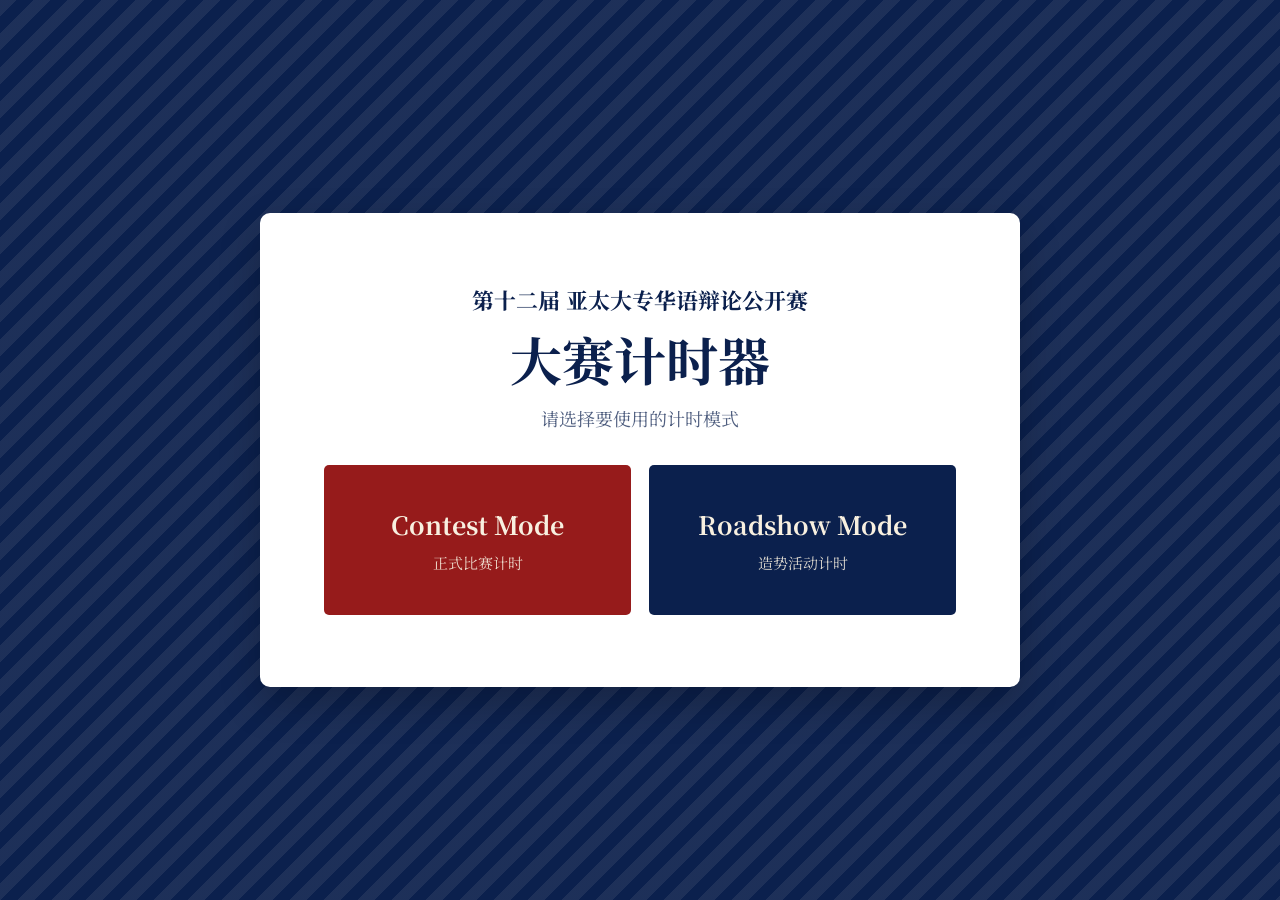
<file: index.html>
<!DOCTYPE html>
<html lang="zh">
<head>
    <meta charset="UTF-8">
    <meta name="viewport" content="width=device-width, initial-scale=1.0">
    <title>亚太辩计时器 | 模式选择</title>
    <link rel="stylesheet" href="mode-selection.css">
</head>
<body>
    <main class="mode-page">
        <p class="eyebrow">第十二届 亚太大专华语辩论公开赛</p>
        <h1>大赛计时器</h1>
        <p class="intro">请选择要使用的计时模式</p>

        <div class="mode-actions" aria-label="计时模式选择">
            <button class="mode-button contest-mode" type="button" onclick="window.location.href='apicdtmainNew.html'">
                <span class="mode-label">Contest Mode</span>
                <span class="mode-description">正式比赛计时</span>
            </button>
            <button class="mode-button roadshow-mode" type="button" onclick="window.location.href='apicdtRoadshow.html'">
                <span class="mode-label">Roadshow Mode</span>
                <span class="mode-description">造势活动计时</span>
            </button>
        </div>
    </main>
</body>
</html>
</file>
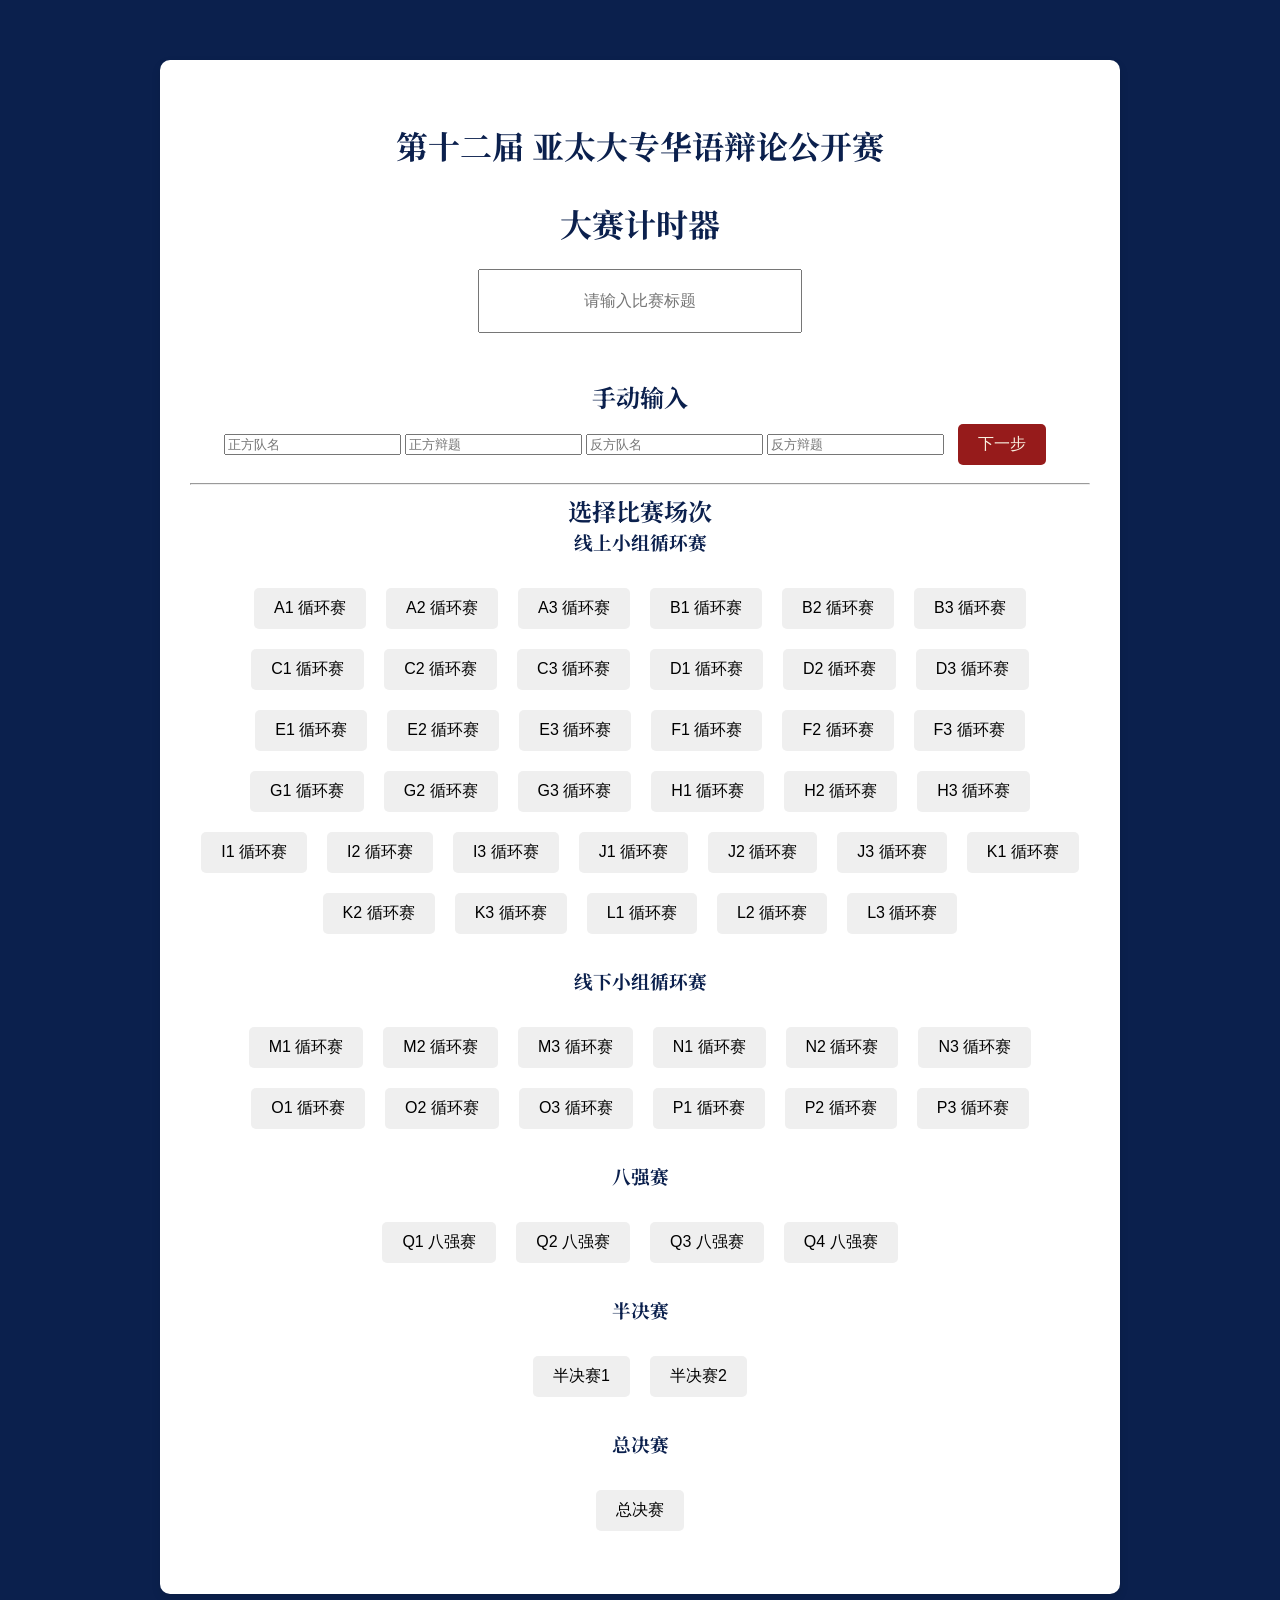
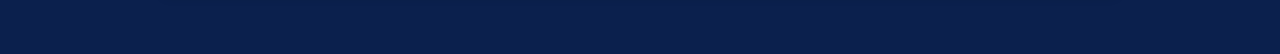
<file: apicdtmainNew.html>
<!DOCTYPE html>
<html lang="zh">
<head>
    <meta charset="UTF-8">
    <meta name="viewport" content="width=device-width, initial-scale=1.0">
    <title>亚太辩计时器</title>
    <link rel="stylesheet" href="apicdtmain.css">
</head>
<body>
    <!-- 环节零：Cover Page -->
    <div id="cover-page">
        <h1><p class="pageTitle">第十二届 亚太大专华语辩论公开赛</p></h1><h1>大赛计时器</h1><br>
        <input type="text" class="custom-textbox" id="title" placeholder="请输入比赛标题"><br><br><br>
        <h2>手动输入</h2>
        <input type="text" id="affirmative-team" placeholder="正方队名">
        <input type="text" id="affirmative-topic" placeholder="正方辩题">
        <input type="text" id="negative-team" placeholder="反方队名">
        <input type="text" id="negative-topic" placeholder="反方辩题">
        <button id="proceed-to-info">下一步</button>

        <hr class="spacing">
        <h2>选择比赛场次</h2>
        <div id="contest-presets" aria-label="选择比赛场次"></div>
    </div>

    <!-- 计时器页面 -->
    <div id="timer-page" style="display: none;">
        <br><h1>第十二届亚太大专华语辩论公开赛</h1><br>
        <div id="match-info" class="match-info-container">
            <h2 id="match-title"></h2><br>
            <div id="team-topics">
                <div class="team-info affirmative">
                    <h3>正方</h3><br>
                    <h2><strong id="affirmative-name"></strong></h2><br>
                    <h3><span id="affirmative-debate"></span></h3>
                </div>
                <div class="team-info negative">
                    <h3>反方</h3><br>
                    <h2><strong id="negative-name"></strong></h2><br>
                    <h3><span id="negative-debate"></span></h3>
                </div>
            </div>
        </div>        
        

        <br>
        <h2 id="phase-title">环节1：立论</h2>
        <h1 id="phase-title-notime"><br><br>环节</h1>
        <div id="timers">
            <div class="timer" id="affirmative-timer">
                <h3>正方计时</h3>
                <p id="affirmative-time">03:30</p>
                <button onclick="startTimer('affirmative')">开始</button>
                <button onclick="stopTimer('affirmative')">停止</button>
                <button onclick="resetTimer('affirmative')">重置</button>
            </div>
            <div class="timer" id="negative-timer">
                <h3>反方计时</h3>
                <p id="negative-time">03:30</p>
                <button onclick="startTimer('negative')">开始</button>
                <button onclick="stopTimer('negative')">停止</button>
                <button onclick="resetTimer('negative')">重置</button>
            </div>
            <div class="timer" id="general-timer">
                <h3>计时</h3>
                <p id="general-time">10:00</p>
                <button onclick="startTimer('general')">开始</button>
                <button onclick="stopTimer('general')">停止</button>
                <button onclick="resetTimer('general')">重置</button>
            </div>
        </div>

        <div id="controls">
            <button onclick="prevPhase()">上一环节</button>
            <button onclick="nextPhase()">下一环节</button>
            <button onclick="soundFlag === 1 ? playSound2() : playSound()">播放提示音</button>
        </div>
    </div>

    <audio id="bell-sound" src="bell.wav"></audio>
    <audio id="bell-sound2" src="endBell.wav"></audio>
    <script src="contest-data.js"></script>
    <script src="apicdtmainNew.js"></script>
</body>
</html>
</file>
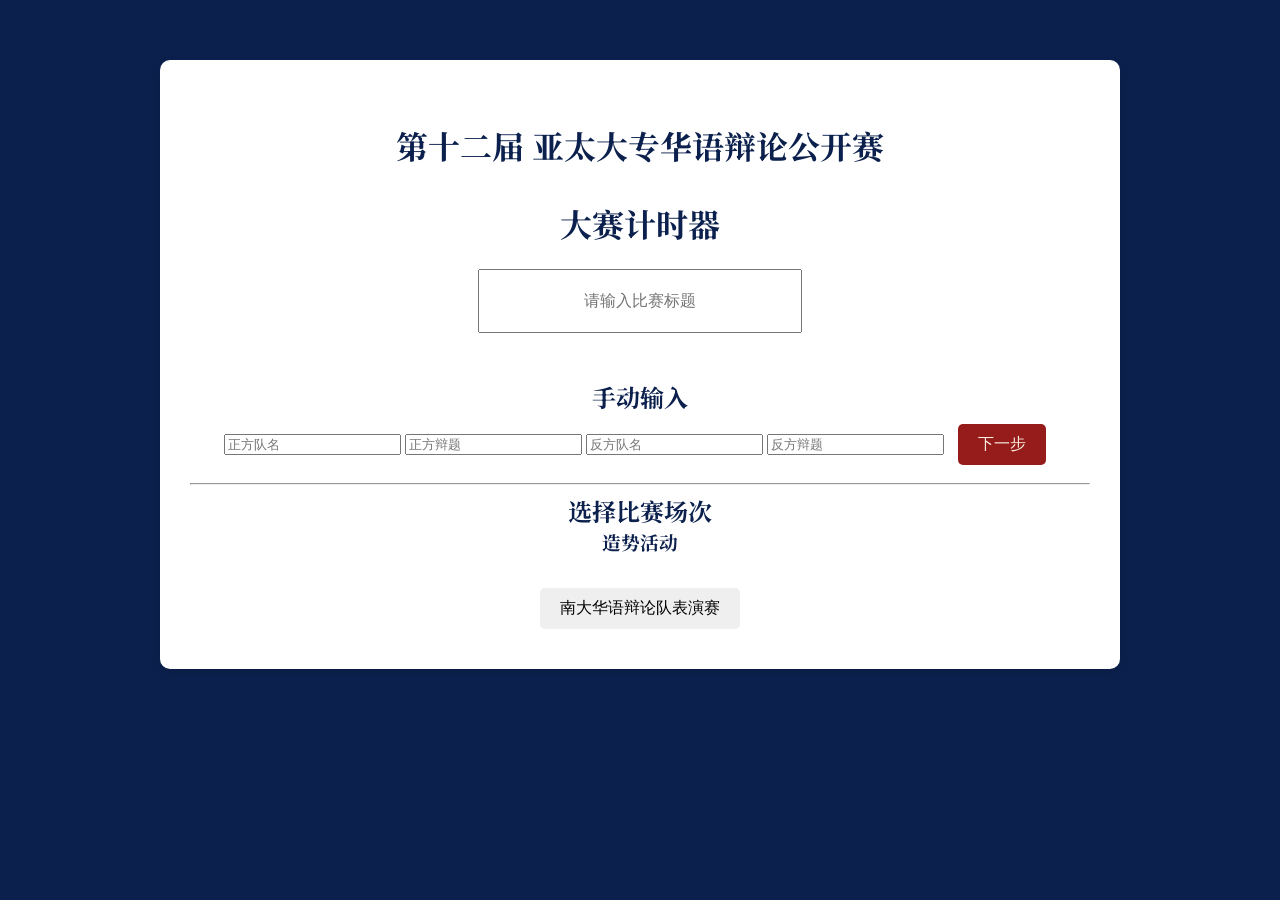
<file: apicdtRoadshow.html>
<!DOCTYPE html>
<html lang="zh">
<head>
    <meta charset="UTF-8">
    <meta name="viewport" content="width=device-width, initial-scale=1.0">
    <title>亚太辩计时器</title>
    <link rel="stylesheet" href="apicdtmain.css">
</head>
<body>
    <!-- 环节零：Cover Page -->
    <div id="cover-page">
        <h1><p class="pageTitle">第十二届 亚太大专华语辩论公开赛</p></h1><h1>大赛计时器</h1><br>
        <input type="text" class="custom-textbox" id="title" placeholder="请输入比赛标题"><br><br><br>
        <h2>手动输入</h2>
        <input type="text" id="affirmative-team" placeholder="正方队名">
        <input type="text" id="affirmative-topic" placeholder="正方辩题">
        <input type="text" id="negative-team" placeholder="反方队名">
        <input type="text" id="negative-topic" placeholder="反方辩题">
        <button id="proceed-to-info">下一步</button>

        <hr class="spacing">
        <h2>选择比赛场次</h2>
        <div id="roadshow-presets" aria-label="选择比赛场次"></div>
    </div>

    <!-- 计时器页面 -->
    <div id="timer-page" style="display: none;">
        <br><h1>第十二届亚太大专华语辩论公开赛</h1><br>
        <div id="match-info" class="match-info-container">
            <h2 id="match-title"></h2><br>
            <div id="team-topics">
                <div class="team-info affirmative">
                    <h3></h3><br>
                    <h2><strong id="affirmative-name"></strong></h2><br>
                    <h3><span id="affirmative-debate"></span></h3>
                </div>
                <div class="team-info negative">
                    <h3></h3><br>
                    <h2><strong id="negative-name"></strong></h2><br>
                    <h3><span id="negative-debate"></span></h3>
                </div>
            </div>
        </div>        
        

        <br>
        <h2 id="phase-title">环节1：立论</h2>
        <h1 id="phase-title-notime"><br><br>环节</h1>
        <div id="timers">
            <div class="timer" id="affirmative-timer">
                <h3>正方计时</h3>
                <p id="affirmative-time">03:30</p>
                <button onclick="startTimer('affirmative')">开始</button>
                <button onclick="stopTimer('affirmative')">停止</button>
                <button onclick="resetTimer('affirmative')">重置</button>
            </div>
            <div class="timer" id="negative-timer">
                <h3>反方计时</h3>
                <p id="negative-time">03:30</p>
                <button onclick="startTimer('negative')">开始</button>
                <button onclick="stopTimer('negative')">停止</button>
                <button onclick="resetTimer('negative')">重置</button>
            </div>
            <div class="timer" id="general-timer">
                <h3>计时</h3>
                <p id="general-time">10:00</p>
                <button onclick="startTimer('general')">开始</button>
                <button onclick="stopTimer('general')">停止</button>
                <button onclick="resetTimer('general')">重置</button>
            </div>
        </div>

        <div id="controls">
            <button onclick="prevPhase()">上一环节</button>
            <button onclick="nextPhase()">下一环节</button>
            <button onclick="soundFlag === 1 ? playSound2() : playSound()">播放提示音</button>
        </div>
    </div>

    <audio id="bell-sound" src="bell.wav"></audio>
    <audio id="bell-sound2" src="endBell.wav"></audio>
    <script src="contest-data.js"></script>
    <script src="apicdtRoadshow.js"></script>
</body>
</html>
</file>
<file: mode-selection.css>
@font-face {
    font-family: "APICDT Songti";
    font-style: normal;
    font-weight: 400;
    font-display: swap;
    src: url("assets/fonts/songti-regular.ttf") format("truetype");
}

@font-face {
    font-family: "APICDT Songti";
    font-style: normal;
    font-weight: 700;
    font-display: swap;
    src: url("assets/fonts/songti-bold.ttf") format("truetype");
}

* {
    box-sizing: border-box;
}

:root {
    --navy: #0B204D;
    --red: #961B1B;
    --gold: #FFCB5A;
    --cream: #F8F0E0;
    --white: #FFFFFF;
}

body {
    min-height: 100vh;
    margin: 0;
    display: grid;
    place-items: center;
    padding: 24px;
    font-family: "APICDT Songti", Arial, sans-serif;
    color: var(--navy);
    background-color: var(--navy);
    background-image: linear-gradient(135deg, rgba(248, 240, 224, 0.08) 25%, transparent 25%, transparent 50%, rgba(248, 240, 224, 0.08) 50%, rgba(248, 240, 224, 0.08) 75%, transparent 75%);
    background-size: 34px 34px;
}

.mode-page {
    width: min(100%, 760px);
    padding: clamp(36px, 8vw, 72px) clamp(24px, 7vw, 64px);
    text-align: center;
    background-color: var(--white);
    border-radius: 10px;
    box-shadow: 0 16px 40px rgba(0, 0, 0, 0.24);
}

.eyebrow {
    margin: 0 0 14px;
    font-family: "APICDT Songti", Arial, sans-serif;
    font-size: clamp(16px, 2.5vw, 22px);
    font-weight: bold;
    line-height: 1.4;
}

h1 {
    margin: 0;
    font-size: clamp(32px, 6vw, 52px);
    line-height: 1.1;
}

.intro {
    margin: 18px 0 34px;
    color: rgba(11, 32, 77, 0.72);
    font-size: 18px;
}

.mode-actions {
    display: grid;
    grid-template-columns: repeat(2, minmax(0, 1fr));
    gap: 18px;
}

.mode-button {
    min-height: 150px;
    display: flex;
    flex-direction: column;
    justify-content: center;
    align-items: center;
    gap: 10px;
    padding: 24px 18px;
    border: 2px solid transparent;
    border-radius: 5px;
    color: var(--cream);
    cursor: pointer;
    font: inherit;
    transition: transform 0.2s ease, background-color 0.2s ease, color 0.2s ease, border-color 0.2s ease;
}

.contest-mode {
    background-color: var(--red);
}

.roadshow-mode {
    background-color: var(--navy);
}

.mode-label {
    font-size: clamp(19px, 3vw, 25px);
    font-weight: bold;
}

.mode-description {
    font-size: 15px;
    opacity: 0.88;
}

.mode-button:hover,
.mode-button:focus-visible {
    background-color: var(--gold);
    border-color: var(--gold);
    color: var(--navy);
    outline: none;
    transform: translateY(-3px);
}

.mode-button:active {
    transform: translateY(0);
}

@media (max-width: 560px) {
    .mode-actions {
        grid-template-columns: 1fr;
    }

    .mode-button {
        min-height: 120px;
    }
}
</file>
<file: apicdtmain.css>
@font-face {
    font-family: "APICDT Songti";
    font-style: normal;
    font-weight: 400;
    font-display: swap;
    src: url("assets/fonts/songti-regular.ttf") format("truetype");
}

@font-face {
    font-family: "APICDT Songti";
    font-style: normal;
    font-weight: 700;
    font-display: swap;
    src: url("assets/fonts/songti-bold.ttf") format("truetype");
}

/* 通用样式 */
body {
    font-family: "APICDT Songti", Arial, sans-serif;
    margin: 0;
    padding: 0;
    /*background-color: #F8F0E0;*/
    background-image: url('https://entuedu-my.sharepoint.com/:i:/r/personal/c230032_e_ntu_edu_sg/Documents/%E7%AC%AC%E5%8D%81%E4%BA%8C%E5%B1%8A%E4%BA%9A%E5%A4%AA%E5%8D%8E%E8%AF%AD%E8%BE%A9%E8%AE%BA%E5%85%AC%E5%BC%80%E8%B5%9B/0%20-%20%E7%AD%B9%E5%A7%94%E5%9B%A2/3-%E5%AE%A3%E4%BC%A0/%E6%9C%AC%E5%B1%8A%E8%B5%84%E6%96%99/06%20%E7%B4%A0%E6%9D%90/%E5%AE%98%E7%BD%91/world%20map%20IV.png?csf=1&web=1&e=vgrYzL'); 
    background-size: cover;
     background-repeat: no-repeat;
    background-position: center;
    background-color: #0B204D;
    color: #0B204D;
}

.pageTilte {
    font-family: "APICDT Songti", Arial, sans-serif;
    margin: 0;
    font-weight: bold;
    text-align: center;
    color: #0B204D;
    line-height: 1.1;
    padding-top: 20px;
}

h1, h2, h3,h4 {
    margin: 0;
    font-weight: bold;
    text-align: center;
}

.custom-textbox { 
    width: 300px; 
    height: 40px; 
    padding: 10px;
    font-size: 16px; 
    text-align: center;
}

button {
    font-size: 16px;
    padding: 10px 20px;
    margin: 10px;
    border: none;
    border-radius: 5px;
    cursor: pointer;
    transition: all 0.3s ease;
}

/* 按钮样式 */
button:hover {
    opacity: 0.9;
}

button:active {
    transform: scale(0.98);
}

/* 特定按钮颜色 */
button#proceed-to-info, button#start-match, #controls button {
    background-color: #961B1B;
    color: #F8F0E0;
}

button#proceed-to-info:hover, button#start-match:hover, #controls button:hover {
    background-color: #FFCB5A;
    color: #0B204D;
}

/* 页面容器样式 */
#cover-page, #info-page, #timer-page {
    max-width: 900px;
    margin: 60px auto;
    padding: 30px;
    background-color: #ffffff;
    border-radius: 10px;
    box-shadow: 0 4px 10px rgba(0, 0, 0, 0.1);
    text-align: center;
}

/* 输入页面样式 */
.info-page-container .team-info {
    display: flex;
    justify-content: space-between;
    gap: 20px;
    margin: 20px 0;
}

.team-section {
    flex: 1;
    padding: 20px;
    border-radius: 8px;
    background-color: #FFCB5A;
    color: #0B204D;
    box-shadow: 0 2px 6px rgba(0, 0, 0, 0.1);
}

.team-section h2 {
    color: #961B1B;
}

/* 比赛信息样式 */
.match-info-container {
    display: flex;
    flex-direction: column;
    align-items: center;
    text-align: center;
}

#team-topics {
    display: flex;
    justify-content: space-between;
    width: 80%; /* Adjust as needed */
    margin-top: 10px;
}

.team-info {
    width: 45%; /* Each team info takes half the space minus spacing */
    background-color: #F8F0E0; /* Light background color */
    padding: 10px;
    border: none;
    border-radius: 8px; /* Rounded corners */
}

.affirmative {
    text-align: center;
}

.negative {
    text-align: center;
}

strong {
    display: block;
    margin-bottom: 5px;
    font-size: 1.2em;
}

span {
    font-size: 1em;
    color: #0B204D;
}

#phase-title-notime{
    font-size: 50pt;
}


/* 计时器样式 */
#timers {
    display: flex;
    justify-content: space-between;
    gap: 20px;
    margin: 20px 0;
}

.timer {
    flex: 1;
    padding: 20px;
    border-radius: 8px;
    background-color: #0B204D;
    color: #F8F0E0;
    text-align: center;
    box-shadow: 0 2px 6px rgba(0, 0, 0, 0.1);
}

.timer h3 {
    margin-bottom: 10px;
    font-size: 20px;
    color: #FFCB5A;
}

.timer p {
    font-size: 36px;
    margin: 20px 0;
    font-weight: bold;
}

.timer button {
    background-color: #961B1B;
    color: #F8F0E0;
}

.timer button:hover {
    background-color: #FFCB5A;
    color: #0B204D;
}

#negative-time , #affirmative-time {
    font-size: 40pt;
}

#general-time {
    font-size: 40pt;
}

/* 控制按钮 */
#controls {
    display: flex;
    justify-content: center;
    gap: 10px;
    margin: 20px 0;
}

/* 响应式支持 */
@media (max-width: 768px) {
    .team-info, #timers {
        flex-direction: column;
    }
}
</file>
